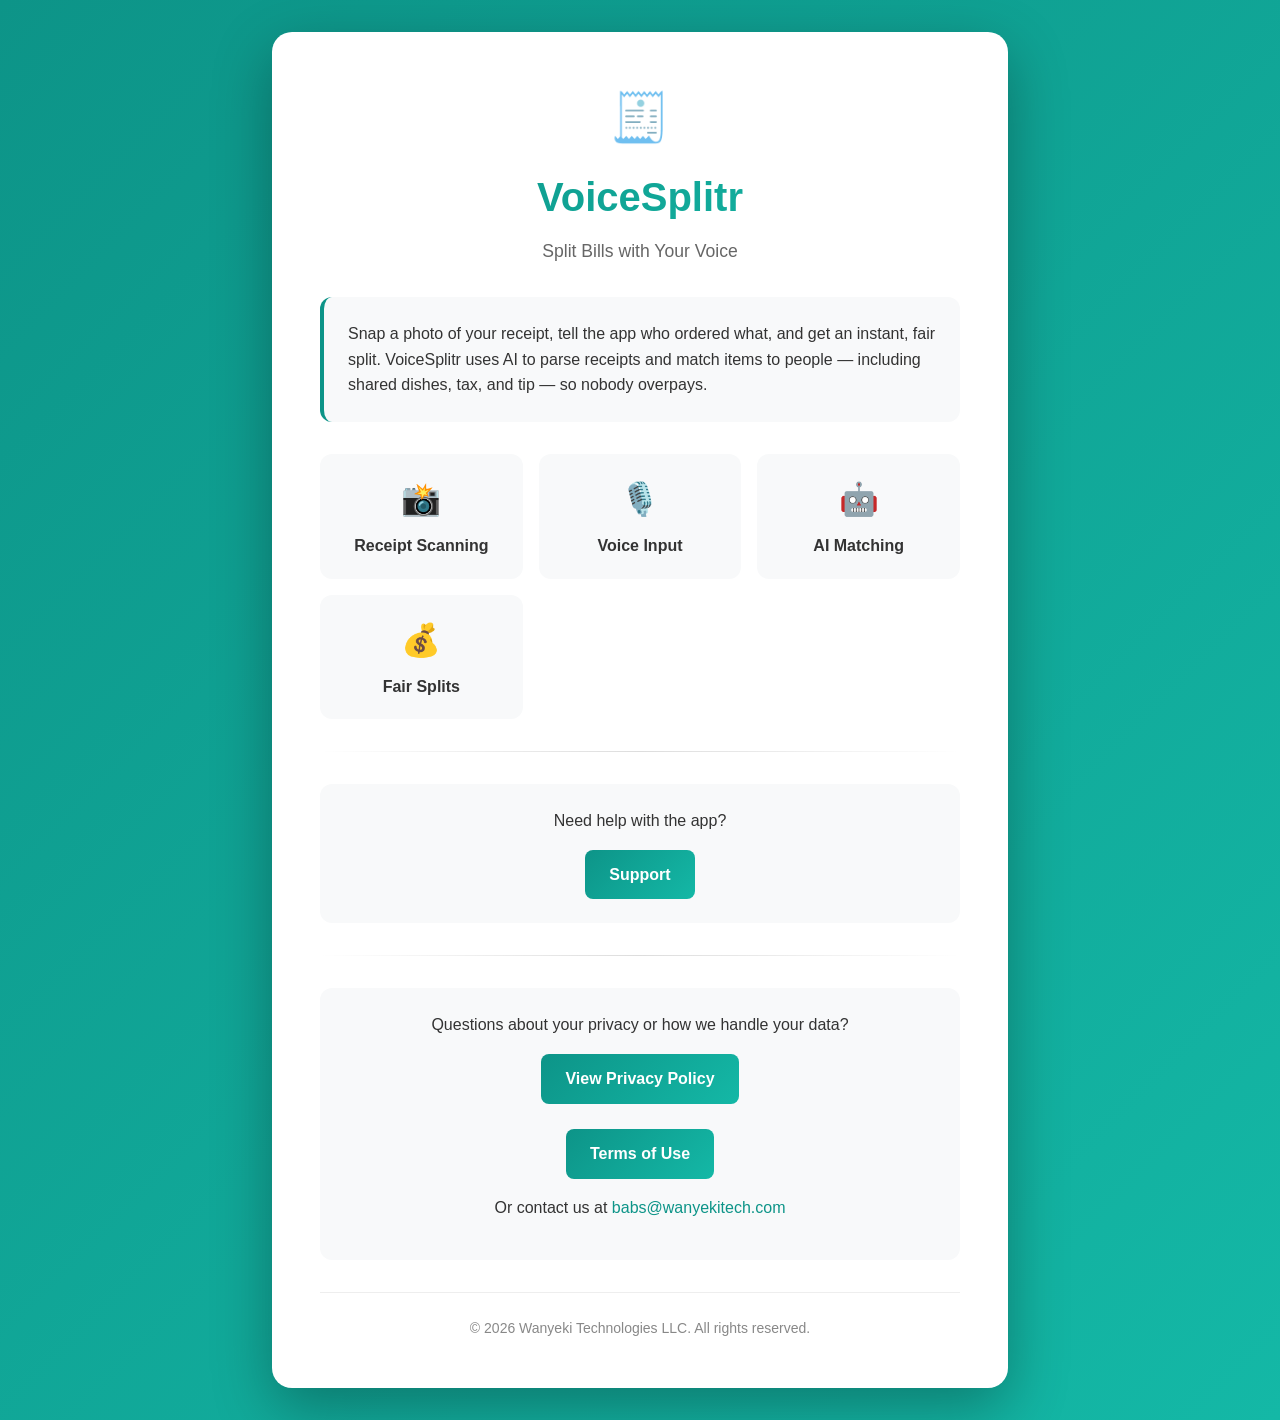
<file: docs/index.html>
<!DOCTYPE html>
<html lang="en">
<head>
    <meta charset="UTF-8" />
    <meta name="viewport" content="width=device-width, initial-scale=1.0" />
    <title>VoiceSplitr - Split Bills with Your Voice</title>
    <link rel="stylesheet" href="./style.css" />
</head>
<body>
    <div class="container">
        <div class="header">
            <div class="logo">🧾</div>
            <h1>VoiceSplitr</h1>
            <p class="tagline">Split Bills with Your Voice</p>
        </div>

        <div class="description">
            <p>Snap a photo of your receipt, tell the app who ordered what, and get an instant, fair split. VoiceSplitr uses AI to parse receipts and match items to people — including shared dishes, tax, and tip — so nobody overpays.</p>
        </div>

        <div class="features">
            <div class="feature">
                <div class="feature-icon">📸</div>
                <div class="feature-title">Receipt Scanning</div>
            </div>
            <div class="feature">
                <div class="feature-icon">🎙️</div>
                <div class="feature-title">Voice Input</div>
            </div>
            <div class="feature">
                <div class="feature-icon">🤖</div>
                <div class="feature-title">AI Matching</div>
            </div>
            <div class="feature">
                <div class="feature-icon">💰</div>
                <div class="feature-title">Fair Splits</div>
            </div>
        </div>

        <hr>

        <div class="contact">
            <p>Need help with the app?</p>
            <a href="./support/" class="btn">Support</a>
        </div>

        <hr>

        <div class="contact">
            <p>Questions about your privacy or how we handle your data?</p>
            <a href="./privacy_policy/" class="btn">View Privacy Policy</a>
            <br><br>
            <a href="./terms/" class="btn">Terms of Use</a>
            <p style="margin-top: 1rem;">Or contact us at <a href="mailto:babs@wanyekitech.com" class="email-link">babs@wanyekitech.com</a></p>
        </div>

        <div class="footer">
            <p>&copy; 2026 Wanyeki Technologies LLC. All rights reserved.</p>
        </div>
    </div>
</body>
</html>
</file>
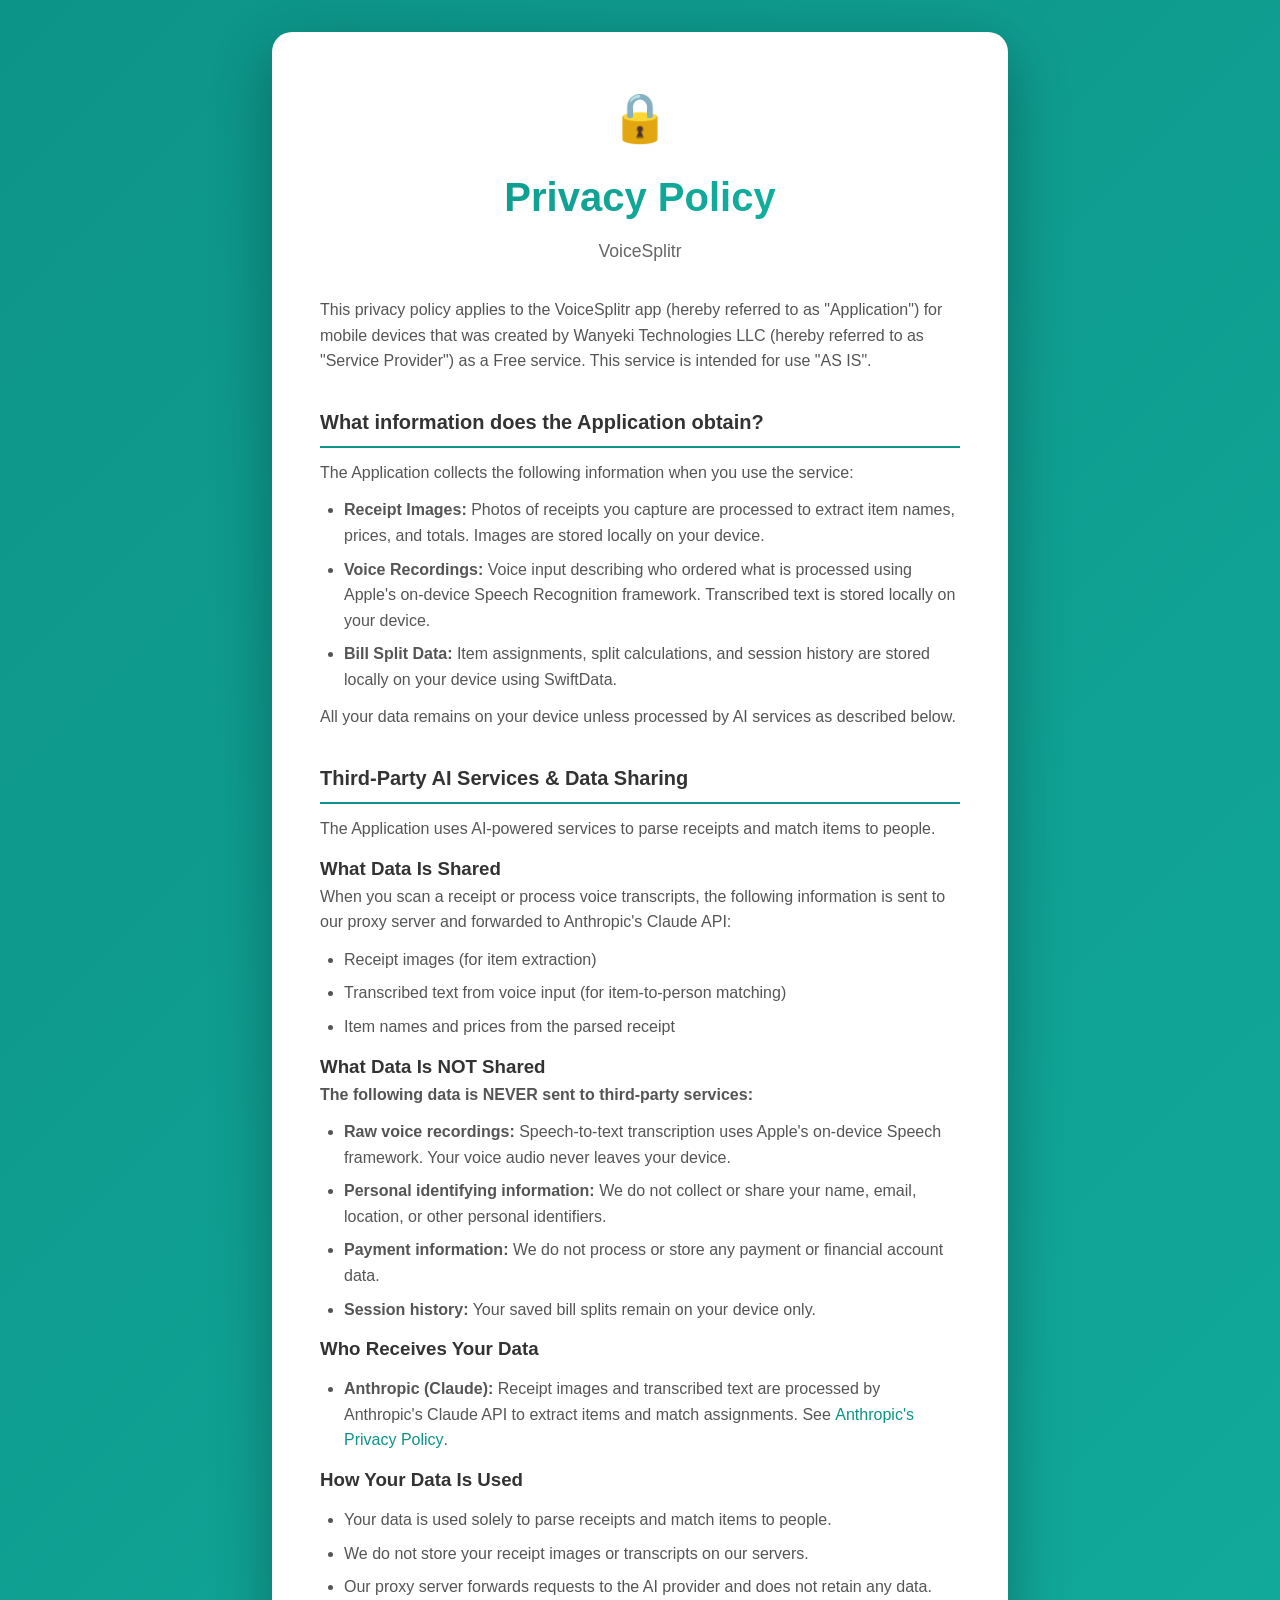
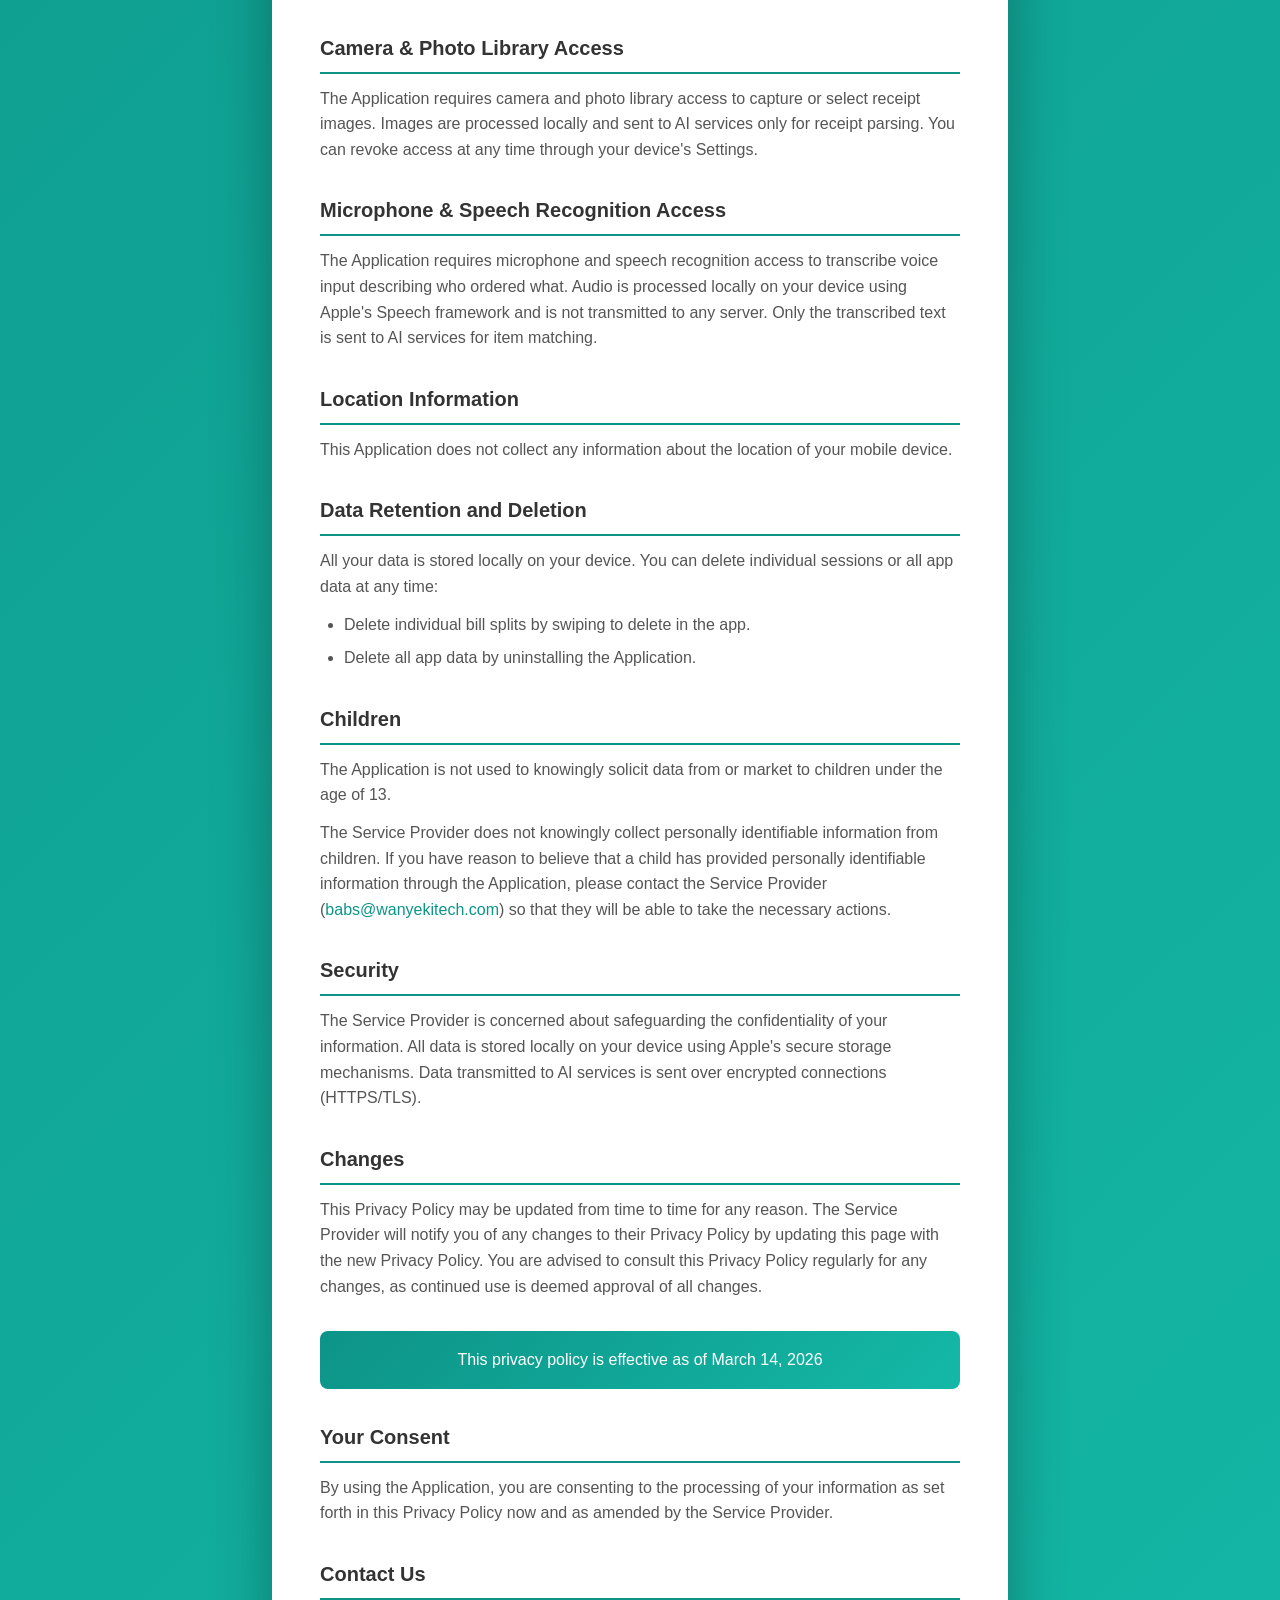
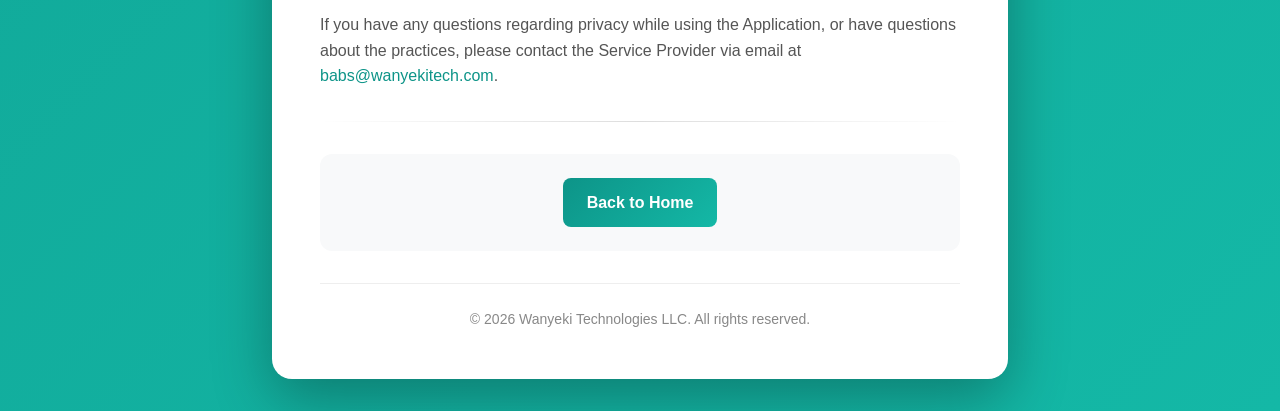
<file: docs/privacy_policy/index.html>
<!DOCTYPE html>
<html lang="en">
<head>
    <meta charset="UTF-8" />
    <meta name="viewport" content="width=device-width, initial-scale=1.0" />
    <title>Privacy Policy - VoiceSplitr</title>
    <link rel="stylesheet" href="../style.css" />
</head>
<body>
    <div class="container">
        <div class="header">
            <div class="logo">🔒</div>
            <h1>Privacy Policy</h1>
            <p class="tagline">VoiceSplitr</p>
        </div>

        <div class="policy-section">
            <p>This privacy policy applies to the VoiceSplitr app (hereby referred to as "Application") for mobile devices that was created by Wanyeki Technologies LLC (hereby referred to as "Service Provider") as a Free service. This service is intended for use "AS IS".</p>
        </div>

        <div class="policy-section">
            <h2>What information does the Application obtain?</h2>
            <p>The Application collects the following information when you use the service:</p>
            <ul>
                <li><strong>Receipt Images:</strong> Photos of receipts you capture are processed to extract item names, prices, and totals. Images are stored locally on your device.</li>
                <li><strong>Voice Recordings:</strong> Voice input describing who ordered what is processed using Apple's on-device Speech Recognition framework. Transcribed text is stored locally on your device.</li>
                <li><strong>Bill Split Data:</strong> Item assignments, split calculations, and session history are stored locally on your device using SwiftData.</li>
            </ul>
            <p>All your data remains on your device unless processed by AI services as described below.</p>
        </div>

        <div class="policy-section" id="ai-data-sharing">
            <h2>Third-Party AI Services & Data Sharing</h2>
            <p>The Application uses AI-powered services to parse receipts and match items to people.</p>

            <h3>What Data Is Shared</h3>
            <p>When you scan a receipt or process voice transcripts, the following information is sent to our proxy server and forwarded to Anthropic's Claude API:</p>
            <ul>
                <li>Receipt images (for item extraction)</li>
                <li>Transcribed text from voice input (for item-to-person matching)</li>
                <li>Item names and prices from the parsed receipt</li>
            </ul>

            <h3>What Data Is NOT Shared</h3>
            <p><strong>The following data is NEVER sent to third-party services:</strong></p>
            <ul>
                <li><strong>Raw voice recordings:</strong> Speech-to-text transcription uses Apple's on-device Speech framework. Your voice audio never leaves your device.</li>
                <li><strong>Personal identifying information:</strong> We do not collect or share your name, email, location, or other personal identifiers.</li>
                <li><strong>Payment information:</strong> We do not process or store any payment or financial account data.</li>
                <li><strong>Session history:</strong> Your saved bill splits remain on your device only.</li>
            </ul>

            <h3>Who Receives Your Data</h3>
            <ul>
                <li><strong>Anthropic (Claude):</strong> Receipt images and transcribed text are processed by Anthropic's Claude API to extract items and match assignments. See <a href="https://www.anthropic.com/privacy" target="_blank">Anthropic's Privacy Policy</a>.</li>
            </ul>

            <h3>How Your Data Is Used</h3>
            <ul>
                <li>Your data is used solely to parse receipts and match items to people.</li>
                <li>We do not store your receipt images or transcripts on our servers.</li>
                <li>Our proxy server forwards requests to the AI provider and does not retain any data.</li>
            </ul>
        </div>

        <div class="policy-section">
            <h2>Camera & Photo Library Access</h2>
            <p>The Application requires camera and photo library access to capture or select receipt images. Images are processed locally and sent to AI services only for receipt parsing. You can revoke access at any time through your device's Settings.</p>
        </div>

        <div class="policy-section">
            <h2>Microphone & Speech Recognition Access</h2>
            <p>The Application requires microphone and speech recognition access to transcribe voice input describing who ordered what. Audio is processed locally on your device using Apple's Speech framework and is not transmitted to any server. Only the transcribed text is sent to AI services for item matching.</p>
        </div>

        <div class="policy-section">
            <h2>Location Information</h2>
            <p>This Application does not collect any information about the location of your mobile device.</p>
        </div>

        <div class="policy-section">
            <h2>Data Retention and Deletion</h2>
            <p>All your data is stored locally on your device. You can delete individual sessions or all app data at any time:</p>
            <ul>
                <li>Delete individual bill splits by swiping to delete in the app.</li>
                <li>Delete all app data by uninstalling the Application.</li>
            </ul>
        </div>

        <div class="policy-section">
            <h2>Children</h2>
            <p>The Application is not used to knowingly solicit data from or market to children under the age of 13.</p>
            <p>The Service Provider does not knowingly collect personally identifiable information from children. If you have reason to believe that a child has provided personally identifiable information through the Application, please contact the Service Provider (<a href="mailto:babs@wanyekitech.com">babs@wanyekitech.com</a>) so that they will be able to take the necessary actions.</p>
        </div>

        <div class="policy-section">
            <h2>Security</h2>
            <p>The Service Provider is concerned about safeguarding the confidentiality of your information. All data is stored locally on your device using Apple's secure storage mechanisms. Data transmitted to AI services is sent over encrypted connections (HTTPS/TLS).</p>
        </div>

        <div class="policy-section">
            <h2>Changes</h2>
            <p>This Privacy Policy may be updated from time to time for any reason. The Service Provider will notify you of any changes to their Privacy Policy by updating this page with the new Privacy Policy. You are advised to consult this Privacy Policy regularly for any changes, as continued use is deemed approval of all changes.</p>
        </div>

        <div class="effective-date">
            This privacy policy is effective as of March 14, 2026
        </div>

        <div class="policy-section" style="margin-top: 2rem;">
            <h2>Your Consent</h2>
            <p>By using the Application, you are consenting to the processing of your information as set forth in this Privacy Policy now and as amended by the Service Provider.</p>
        </div>

        <div class="policy-section">
            <h2>Contact Us</h2>
            <p>If you have any questions regarding privacy while using the Application, or have questions about the practices, please contact the Service Provider via email at <a href="mailto:babs@wanyekitech.com">babs@wanyekitech.com</a>.</p>
        </div>

        <hr>

        <div class="contact">
            <a href="../" class="btn">Back to Home</a>
        </div>

        <div class="footer">
            <p>&copy; 2026 Wanyeki Technologies LLC. All rights reserved.</p>
        </div>
    </div>
</body>
</html>
</file>
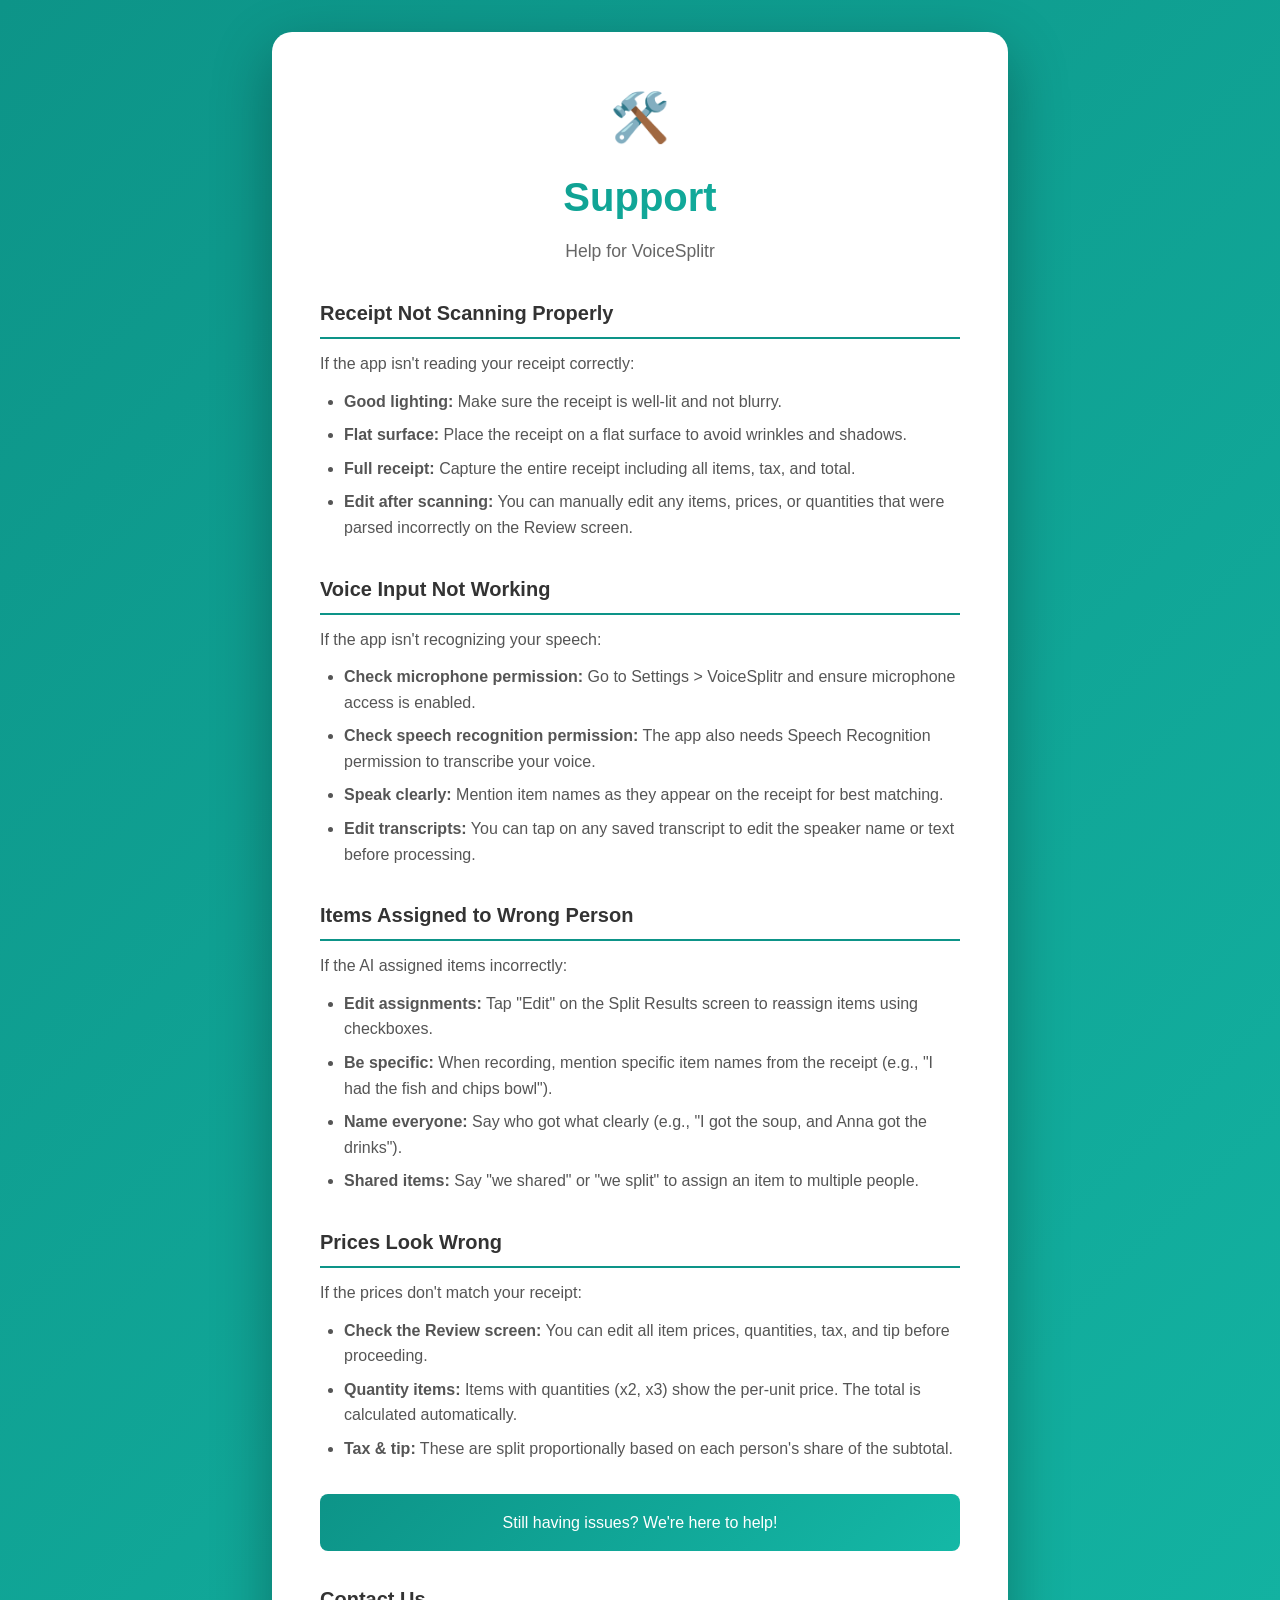
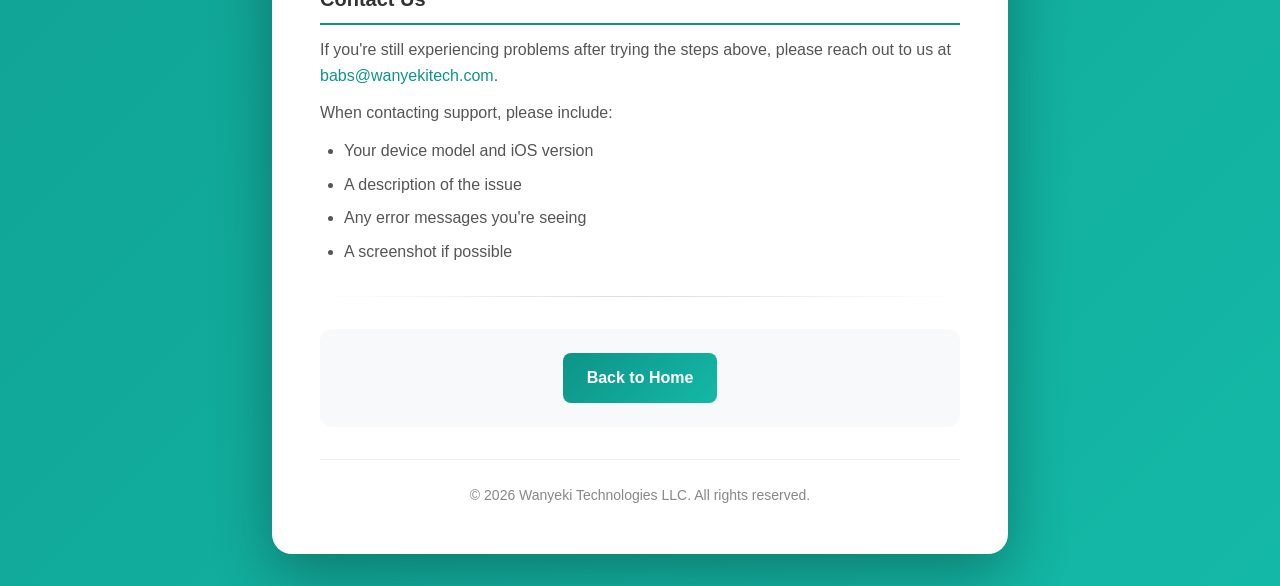
<file: docs/support/index.html>
<!DOCTYPE html>
<html lang="en">
<head>
    <meta charset="UTF-8" />
    <meta name="viewport" content="width=device-width, initial-scale=1.0" />
    <title>Support - VoiceSplitr</title>
    <link rel="stylesheet" href="../style.css" />
</head>
<body>
    <div class="container">
        <div class="header">
            <div class="logo">🛠️</div>
            <h1>Support</h1>
            <p class="tagline">Help for VoiceSplitr</p>
        </div>

        <div class="policy-section">
            <h2>Receipt Not Scanning Properly</h2>
            <p>If the app isn't reading your receipt correctly:</p>
            <ul>
                <li><strong>Good lighting:</strong> Make sure the receipt is well-lit and not blurry.</li>
                <li><strong>Flat surface:</strong> Place the receipt on a flat surface to avoid wrinkles and shadows.</li>
                <li><strong>Full receipt:</strong> Capture the entire receipt including all items, tax, and total.</li>
                <li><strong>Edit after scanning:</strong> You can manually edit any items, prices, or quantities that were parsed incorrectly on the Review screen.</li>
            </ul>
        </div>

        <div class="policy-section">
            <h2>Voice Input Not Working</h2>
            <p>If the app isn't recognizing your speech:</p>
            <ul>
                <li><strong>Check microphone permission:</strong> Go to Settings > VoiceSplitr and ensure microphone access is enabled.</li>
                <li><strong>Check speech recognition permission:</strong> The app also needs Speech Recognition permission to transcribe your voice.</li>
                <li><strong>Speak clearly:</strong> Mention item names as they appear on the receipt for best matching.</li>
                <li><strong>Edit transcripts:</strong> You can tap on any saved transcript to edit the speaker name or text before processing.</li>
            </ul>
        </div>

        <div class="policy-section">
            <h2>Items Assigned to Wrong Person</h2>
            <p>If the AI assigned items incorrectly:</p>
            <ul>
                <li><strong>Edit assignments:</strong> Tap "Edit" on the Split Results screen to reassign items using checkboxes.</li>
                <li><strong>Be specific:</strong> When recording, mention specific item names from the receipt (e.g., "I had the fish and chips bowl").</li>
                <li><strong>Name everyone:</strong> Say who got what clearly (e.g., "I got the soup, and Anna got the drinks").</li>
                <li><strong>Shared items:</strong> Say "we shared" or "we split" to assign an item to multiple people.</li>
            </ul>
        </div>

        <div class="policy-section">
            <h2>Prices Look Wrong</h2>
            <p>If the prices don't match your receipt:</p>
            <ul>
                <li><strong>Check the Review screen:</strong> You can edit all item prices, quantities, tax, and tip before proceeding.</li>
                <li><strong>Quantity items:</strong> Items with quantities (x2, x3) show the per-unit price. The total is calculated automatically.</li>
                <li><strong>Tax & tip:</strong> These are split proportionally based on each person's share of the subtotal.</li>
            </ul>
        </div>

        <div class="effective-date">
            Still having issues? We're here to help!
        </div>

        <div class="policy-section" style="margin-top: 2rem;">
            <h2>Contact Us</h2>
            <p>If you're still experiencing problems after trying the steps above, please reach out to us at <a href="mailto:babs@wanyekitech.com">babs@wanyekitech.com</a>.</p>
            <p>When contacting support, please include:</p>
            <ul>
                <li>Your device model and iOS version</li>
                <li>A description of the issue</li>
                <li>Any error messages you're seeing</li>
                <li>A screenshot if possible</li>
            </ul>
        </div>

        <hr>

        <div class="contact">
            <a href="../" class="btn">Back to Home</a>
        </div>

        <div class="footer">
            <p>&copy; 2026 Wanyeki Technologies LLC. All rights reserved.</p>
        </div>
    </div>
</body>
</html>
</file>
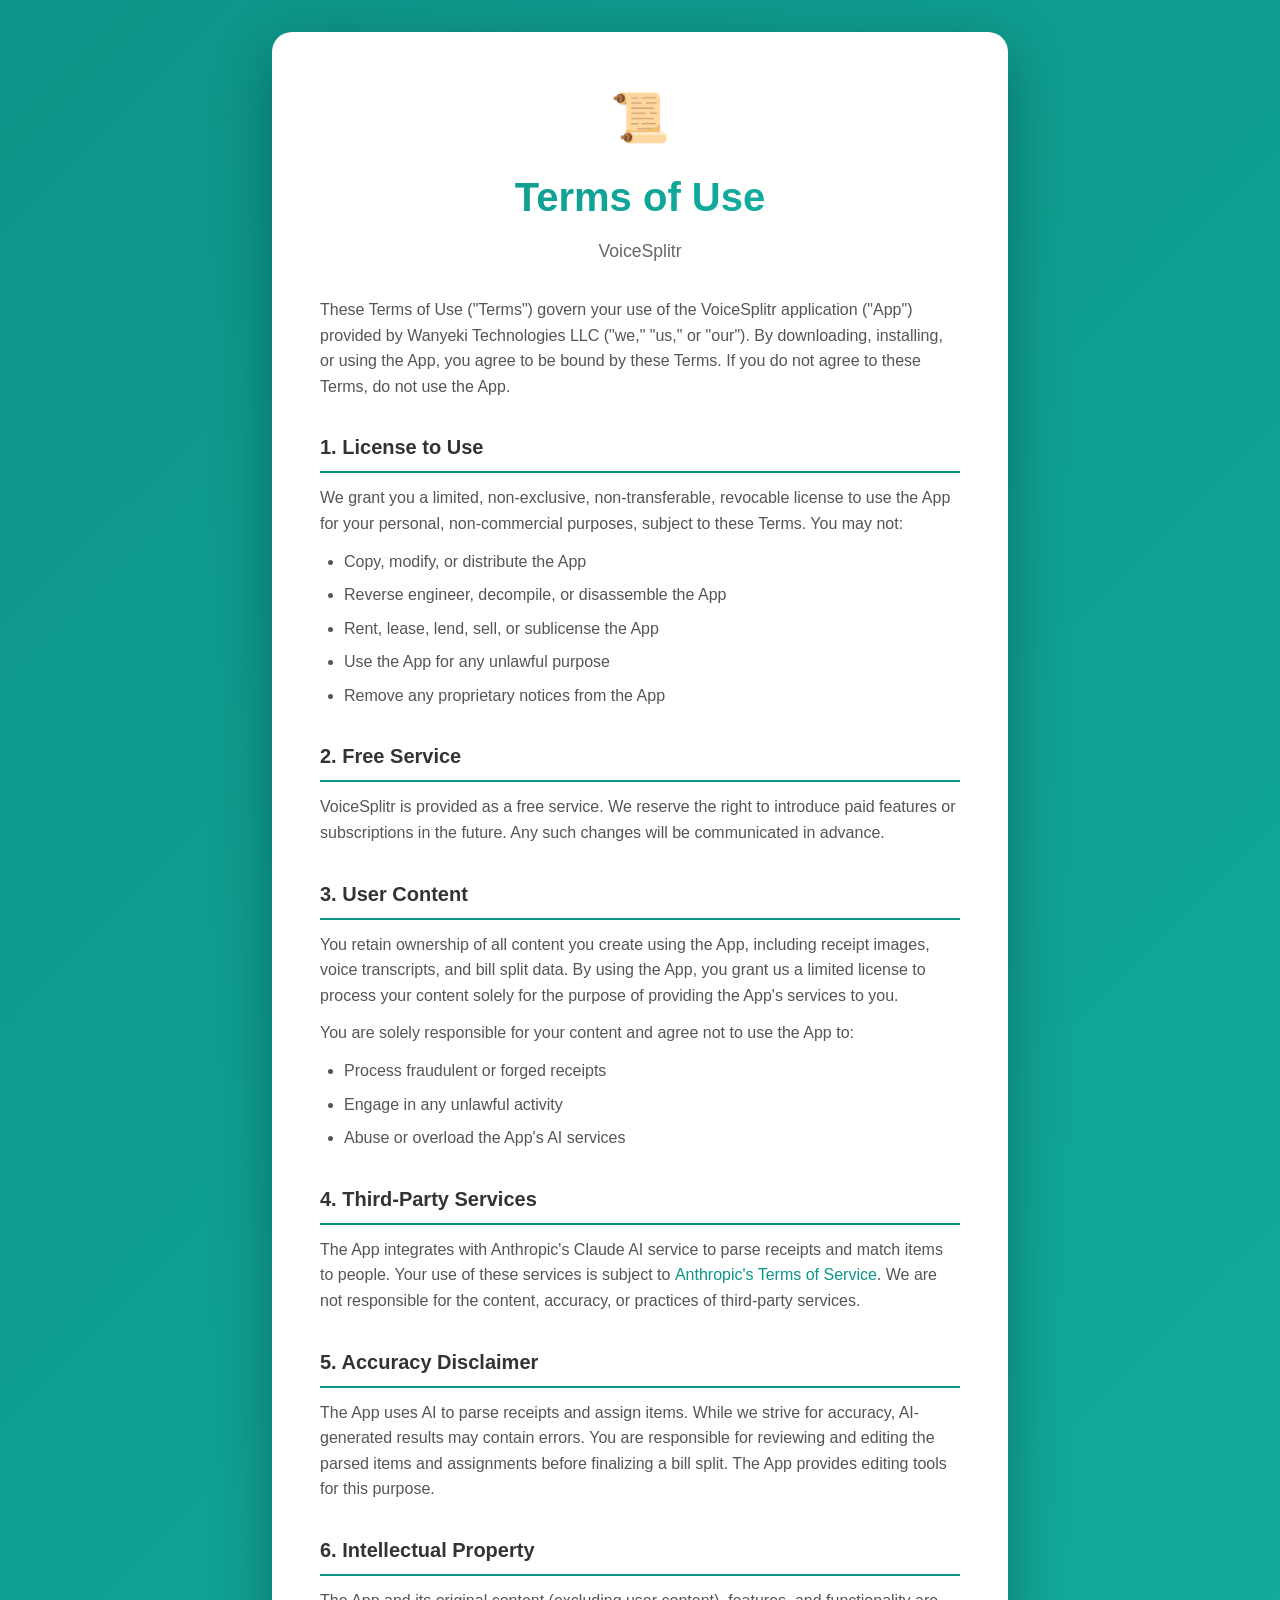
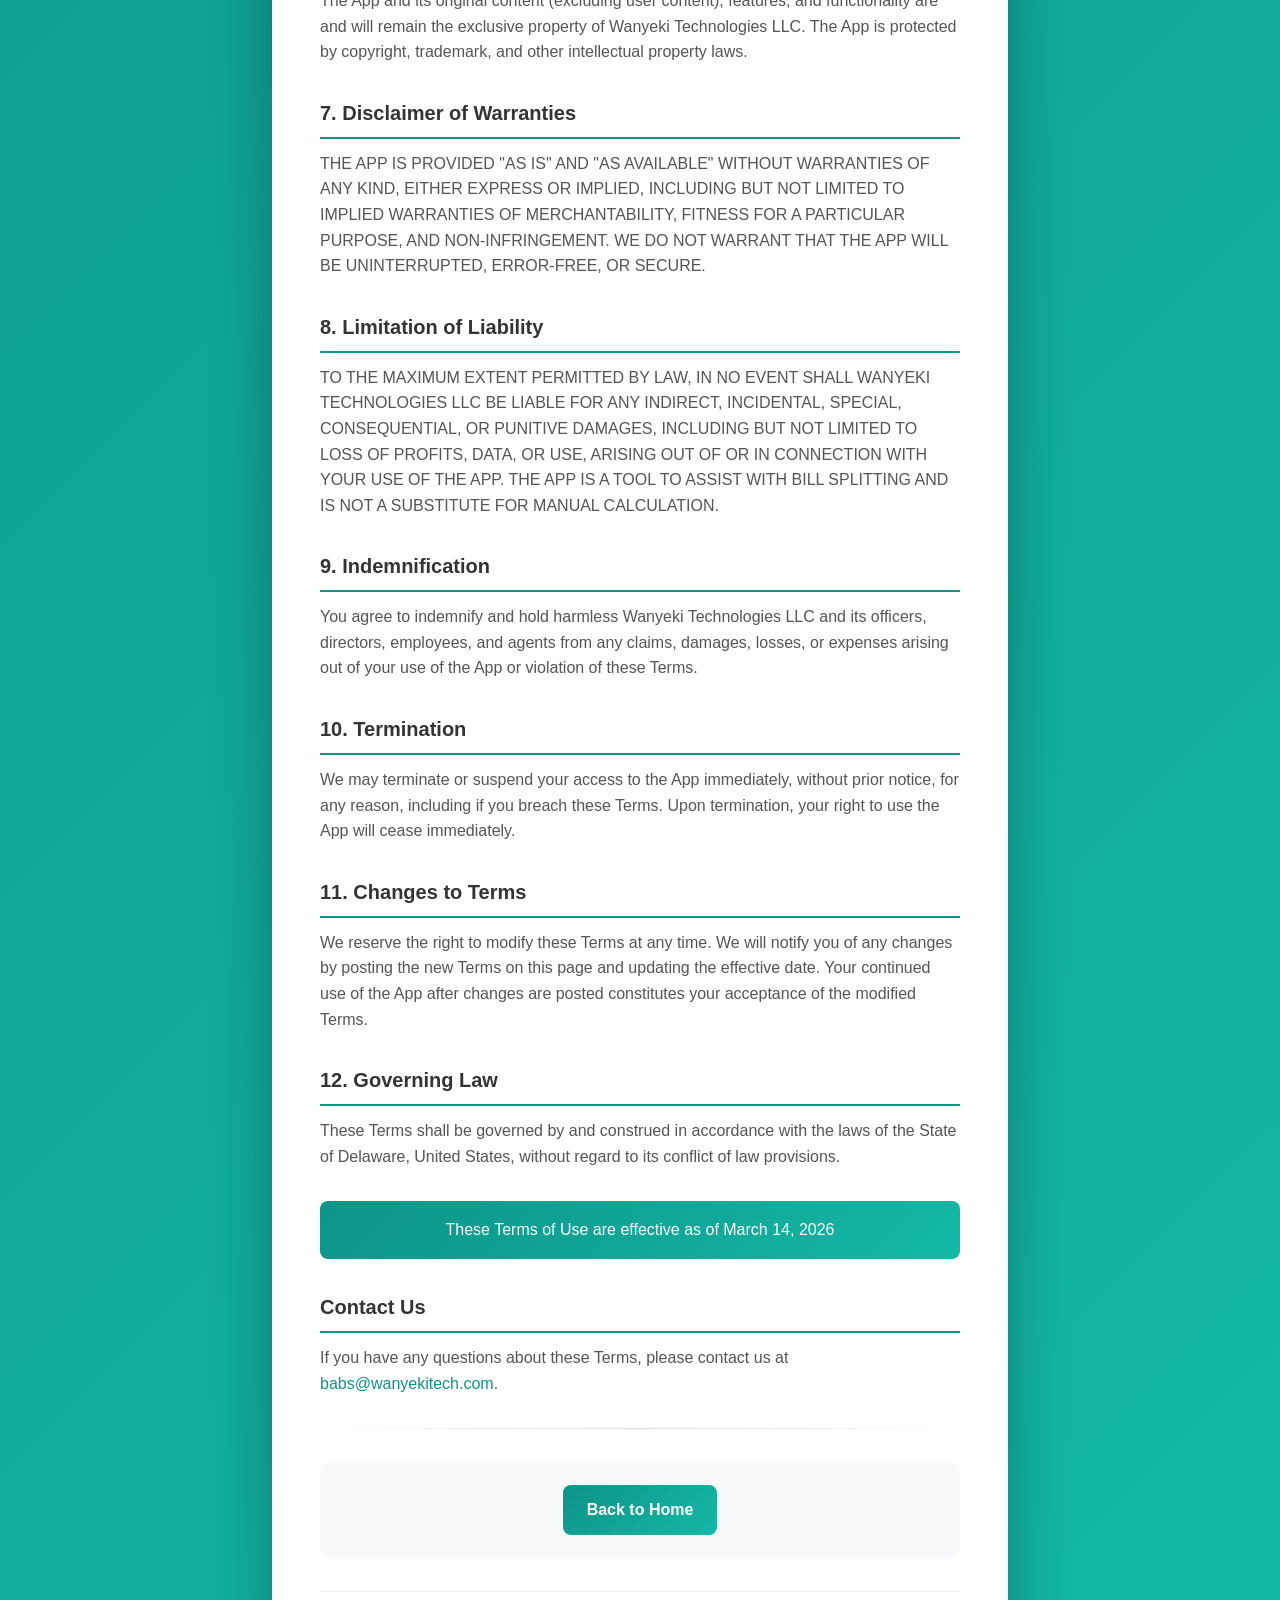
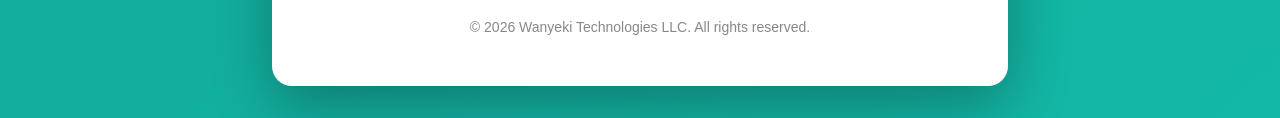
<file: docs/terms/index.html>
<!DOCTYPE html>
<html lang="en">
<head>
    <meta charset="UTF-8" />
    <meta name="viewport" content="width=device-width, initial-scale=1.0" />
    <title>Terms of Use - VoiceSplitr</title>
    <link rel="stylesheet" href="../style.css" />
</head>
<body>
    <div class="container">
        <div class="header">
            <div class="logo">📜</div>
            <h1>Terms of Use</h1>
            <p class="tagline">VoiceSplitr</p>
        </div>

        <div class="policy-section">
            <p>These Terms of Use ("Terms") govern your use of the VoiceSplitr application ("App") provided by Wanyeki Technologies LLC ("we," "us," or "our"). By downloading, installing, or using the App, you agree to be bound by these Terms. If you do not agree to these Terms, do not use the App.</p>
        </div>

        <div class="policy-section">
            <h2>1. License to Use</h2>
            <p>We grant you a limited, non-exclusive, non-transferable, revocable license to use the App for your personal, non-commercial purposes, subject to these Terms. You may not:</p>
            <ul>
                <li>Copy, modify, or distribute the App</li>
                <li>Reverse engineer, decompile, or disassemble the App</li>
                <li>Rent, lease, lend, sell, or sublicense the App</li>
                <li>Use the App for any unlawful purpose</li>
                <li>Remove any proprietary notices from the App</li>
            </ul>
        </div>

        <div class="policy-section">
            <h2>2. Free Service</h2>
            <p>VoiceSplitr is provided as a free service. We reserve the right to introduce paid features or subscriptions in the future. Any such changes will be communicated in advance.</p>
        </div>

        <div class="policy-section">
            <h2>3. User Content</h2>
            <p>You retain ownership of all content you create using the App, including receipt images, voice transcripts, and bill split data. By using the App, you grant us a limited license to process your content solely for the purpose of providing the App's services to you.</p>
            <p>You are solely responsible for your content and agree not to use the App to:</p>
            <ul>
                <li>Process fraudulent or forged receipts</li>
                <li>Engage in any unlawful activity</li>
                <li>Abuse or overload the App's AI services</li>
            </ul>
        </div>

        <div class="policy-section">
            <h2>4. Third-Party Services</h2>
            <p>The App integrates with Anthropic's Claude AI service to parse receipts and match items to people. Your use of these services is subject to <a href="https://www.anthropic.com/terms" target="_blank">Anthropic's Terms of Service</a>. We are not responsible for the content, accuracy, or practices of third-party services.</p>
        </div>

        <div class="policy-section">
            <h2>5. Accuracy Disclaimer</h2>
            <p>The App uses AI to parse receipts and assign items. While we strive for accuracy, AI-generated results may contain errors. You are responsible for reviewing and editing the parsed items and assignments before finalizing a bill split. The App provides editing tools for this purpose.</p>
        </div>

        <div class="policy-section">
            <h2>6. Intellectual Property</h2>
            <p>The App and its original content (excluding user content), features, and functionality are and will remain the exclusive property of Wanyeki Technologies LLC. The App is protected by copyright, trademark, and other intellectual property laws.</p>
        </div>

        <div class="policy-section">
            <h2>7. Disclaimer of Warranties</h2>
            <p>THE APP IS PROVIDED "AS IS" AND "AS AVAILABLE" WITHOUT WARRANTIES OF ANY KIND, EITHER EXPRESS OR IMPLIED, INCLUDING BUT NOT LIMITED TO IMPLIED WARRANTIES OF MERCHANTABILITY, FITNESS FOR A PARTICULAR PURPOSE, AND NON-INFRINGEMENT. WE DO NOT WARRANT THAT THE APP WILL BE UNINTERRUPTED, ERROR-FREE, OR SECURE.</p>
        </div>

        <div class="policy-section">
            <h2>8. Limitation of Liability</h2>
            <p>TO THE MAXIMUM EXTENT PERMITTED BY LAW, IN NO EVENT SHALL WANYEKI TECHNOLOGIES LLC BE LIABLE FOR ANY INDIRECT, INCIDENTAL, SPECIAL, CONSEQUENTIAL, OR PUNITIVE DAMAGES, INCLUDING BUT NOT LIMITED TO LOSS OF PROFITS, DATA, OR USE, ARISING OUT OF OR IN CONNECTION WITH YOUR USE OF THE APP. THE APP IS A TOOL TO ASSIST WITH BILL SPLITTING AND IS NOT A SUBSTITUTE FOR MANUAL CALCULATION.</p>
        </div>

        <div class="policy-section">
            <h2>9. Indemnification</h2>
            <p>You agree to indemnify and hold harmless Wanyeki Technologies LLC and its officers, directors, employees, and agents from any claims, damages, losses, or expenses arising out of your use of the App or violation of these Terms.</p>
        </div>

        <div class="policy-section">
            <h2>10. Termination</h2>
            <p>We may terminate or suspend your access to the App immediately, without prior notice, for any reason, including if you breach these Terms. Upon termination, your right to use the App will cease immediately.</p>
        </div>

        <div class="policy-section">
            <h2>11. Changes to Terms</h2>
            <p>We reserve the right to modify these Terms at any time. We will notify you of any changes by posting the new Terms on this page and updating the effective date. Your continued use of the App after changes are posted constitutes your acceptance of the modified Terms.</p>
        </div>

        <div class="policy-section">
            <h2>12. Governing Law</h2>
            <p>These Terms shall be governed by and construed in accordance with the laws of the State of Delaware, United States, without regard to its conflict of law provisions.</p>
        </div>

        <div class="effective-date">
            These Terms of Use are effective as of March 14, 2026
        </div>

        <div class="policy-section" style="margin-top: 2rem;">
            <h2>Contact Us</h2>
            <p>If you have any questions about these Terms, please contact us at <a href="mailto:babs@wanyekitech.com">babs@wanyekitech.com</a>.</p>
        </div>

        <hr>

        <div class="contact">
            <a href="../" class="btn">Back to Home</a>
        </div>

        <div class="footer">
            <p>&copy; 2026 Wanyeki Technologies LLC. All rights reserved.</p>
        </div>
    </div>
</body>
</html>
</file>
<file: docs/style.css>
* {
    margin: 0;
    padding: 0;
    box-sizing: border-box;
}

html {
    background: linear-gradient(135deg, #0D9488 0%, #14B8A6 100%);
    min-height: 100vh;
}

body {
    font-family: -apple-system, BlinkMacSystemFont, 'Segoe UI', Roboto, Helvetica, Arial, sans-serif;
    line-height: 1.6;
    color: #333;
    padding: 2rem;
    max-width: 800px;
    margin: 0 auto;
}

.container {
    background: white;
    border-radius: 20px;
    padding: 3rem;
    box-shadow: 0 20px 60px rgba(0, 0, 0, 0.3);
}

.header {
    text-align: center;
    margin-bottom: 2rem;
}

.logo {
    font-size: 3rem;
    margin-bottom: 0.5rem;
}

h1 {
    font-size: 2.5rem;
    font-weight: 700;
    background: linear-gradient(135deg, #0D9488 0%, #14B8A6 100%);
    -webkit-background-clip: text;
    -webkit-text-fill-color: transparent;
    background-clip: text;
    margin-bottom: 0.5rem;
}

.tagline {
    color: #666;
    font-size: 1.1rem;
}

.description {
    background: #f8f9fa;
    border-radius: 12px;
    padding: 1.5rem;
    margin: 2rem 0;
    border-left: 4px solid #0D9488;
}

.features {
    display: grid;
    grid-template-columns: repeat(auto-fit, minmax(200px, 1fr));
    gap: 1rem;
    margin: 2rem 0;
}

.feature {
    background: #f8f9fa;
    border-radius: 12px;
    padding: 1.25rem;
    text-align: center;
    transition: transform 0.2s, box-shadow 0.2s;
}

.feature:hover {
    transform: translateY(-3px);
    box-shadow: 0 8px 25px rgba(0, 0, 0, 0.1);
}

.feature-icon {
    font-size: 2rem;
    margin-bottom: 0.5rem;
}

.feature-title {
    font-weight: 600;
    color: #333;
}

hr {
    border: none;
    height: 1px;
    background: linear-gradient(90deg, transparent, #ddd, transparent);
    margin: 2rem 0;
}

.contact {
    text-align: center;
    padding: 1.5rem;
    background: #f8f9fa;
    border-radius: 12px;
}

.contact p {
    margin-bottom: 1rem;
}

a {
    color: #0D9488;
    text-decoration: none;
    font-weight: 500;
    transition: color 0.2s;
}

a:hover {
    color: #14B8A6;
    text-decoration: underline;
}

.btn {
    display: inline-block;
    background: linear-gradient(135deg, #0D9488 0%, #14B8A6 100%);
    color: white;
    padding: 0.75rem 1.5rem;
    border-radius: 8px;
    text-decoration: none;
    font-weight: 600;
    transition: transform 0.2s, box-shadow 0.2s;
}

.btn:hover {
    transform: translateY(-2px);
    box-shadow: 0 5px 20px rgba(13, 148, 136, 0.4);
    color: white;
    text-decoration: none;
}

.email-link {
    color: #0D9488;
    word-break: break-all;
}

/* Privacy Policy Styles */
.policy-section {
    margin-bottom: 2rem;
}

.policy-section h2 {
    font-size: 1.25rem;
    color: #333;
    margin-bottom: 0.75rem;
    padding-bottom: 0.5rem;
    border-bottom: 2px solid #0D9488;
}

.policy-section p {
    margin-bottom: 0.75rem;
    color: #555;
}

.policy-section ul {
    margin: 0.75rem 0 0.75rem 1.5rem;
    color: #555;
}

.policy-section li {
    margin-bottom: 0.5rem;
}

.effective-date {
    background: linear-gradient(135deg, #0D9488 0%, #14B8A6 100%);
    color: white;
    padding: 1rem;
    border-radius: 8px;
    text-align: center;
    font-weight: 500;
}

.footer {
    text-align: center;
    margin-top: 2rem;
    padding-top: 1.5rem;
    border-top: 1px solid #eee;
    color: #888;
    font-size: 0.875rem;
}
</file>
